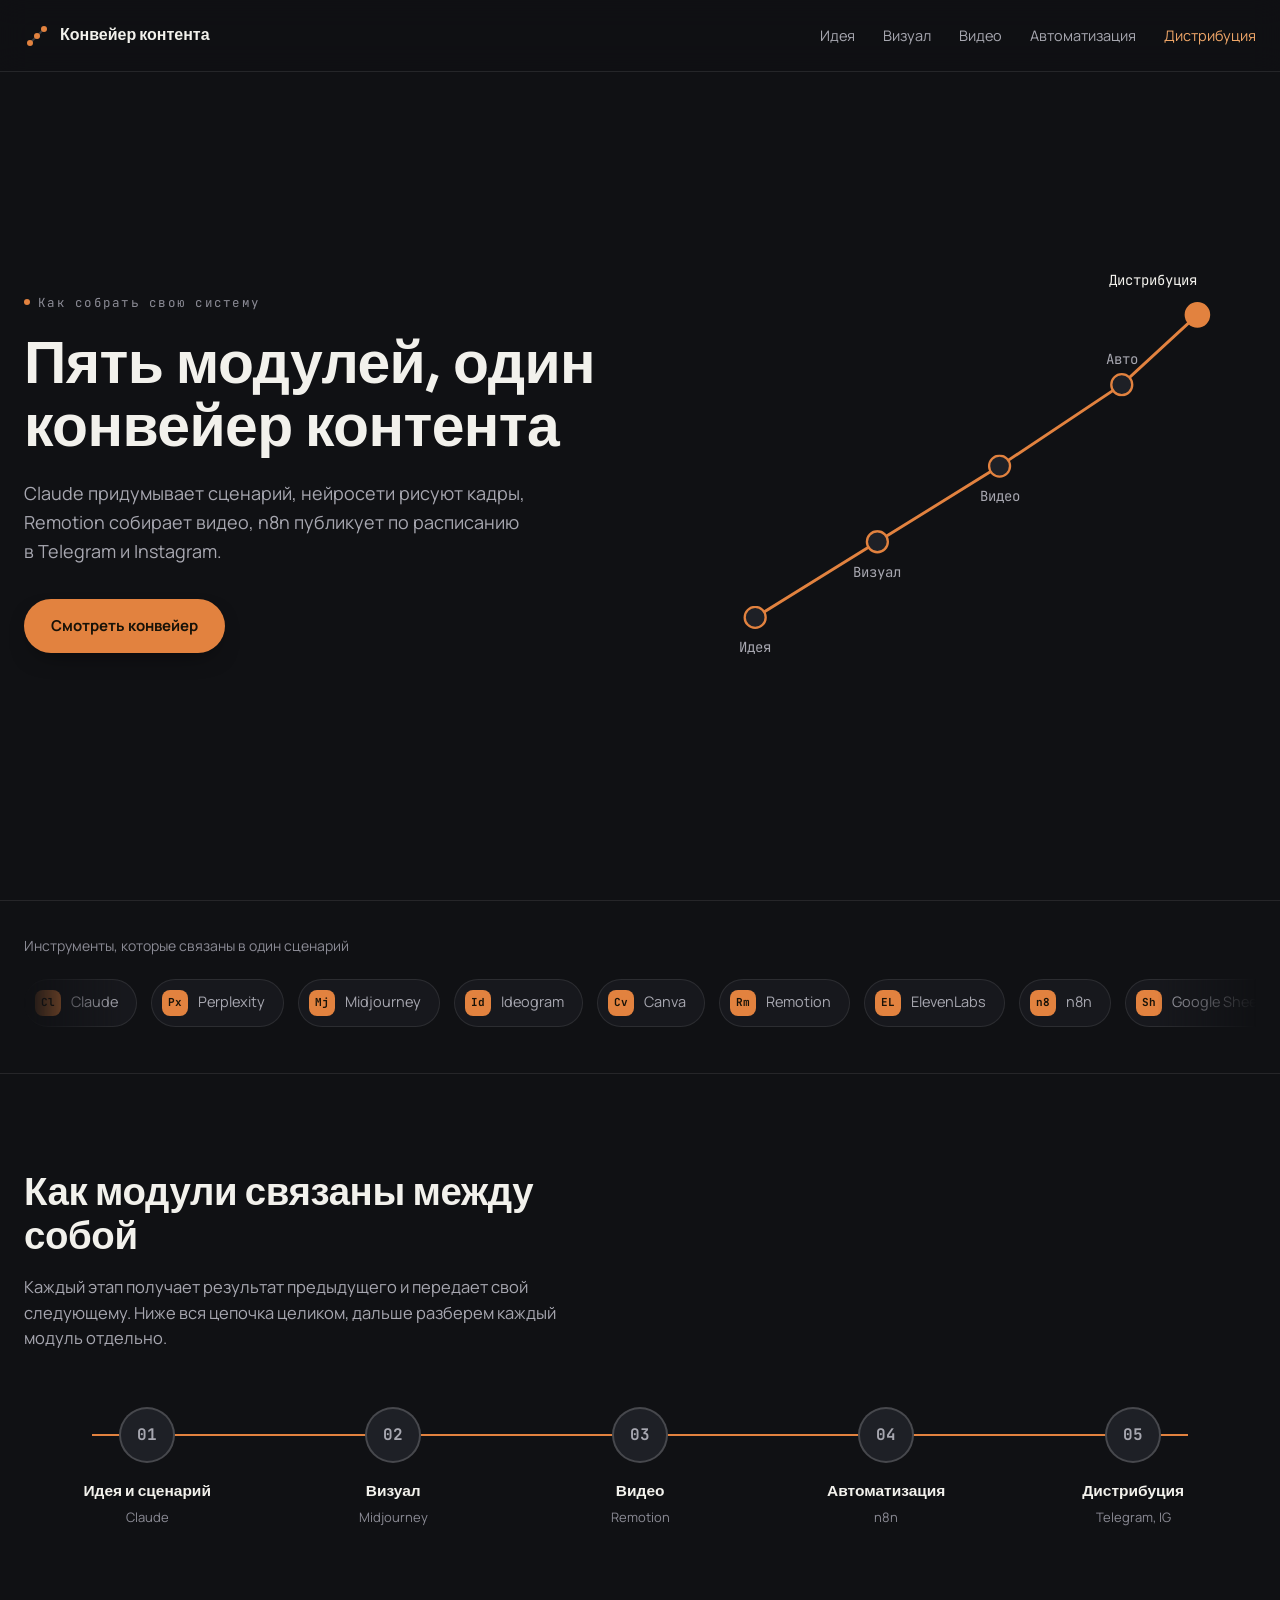
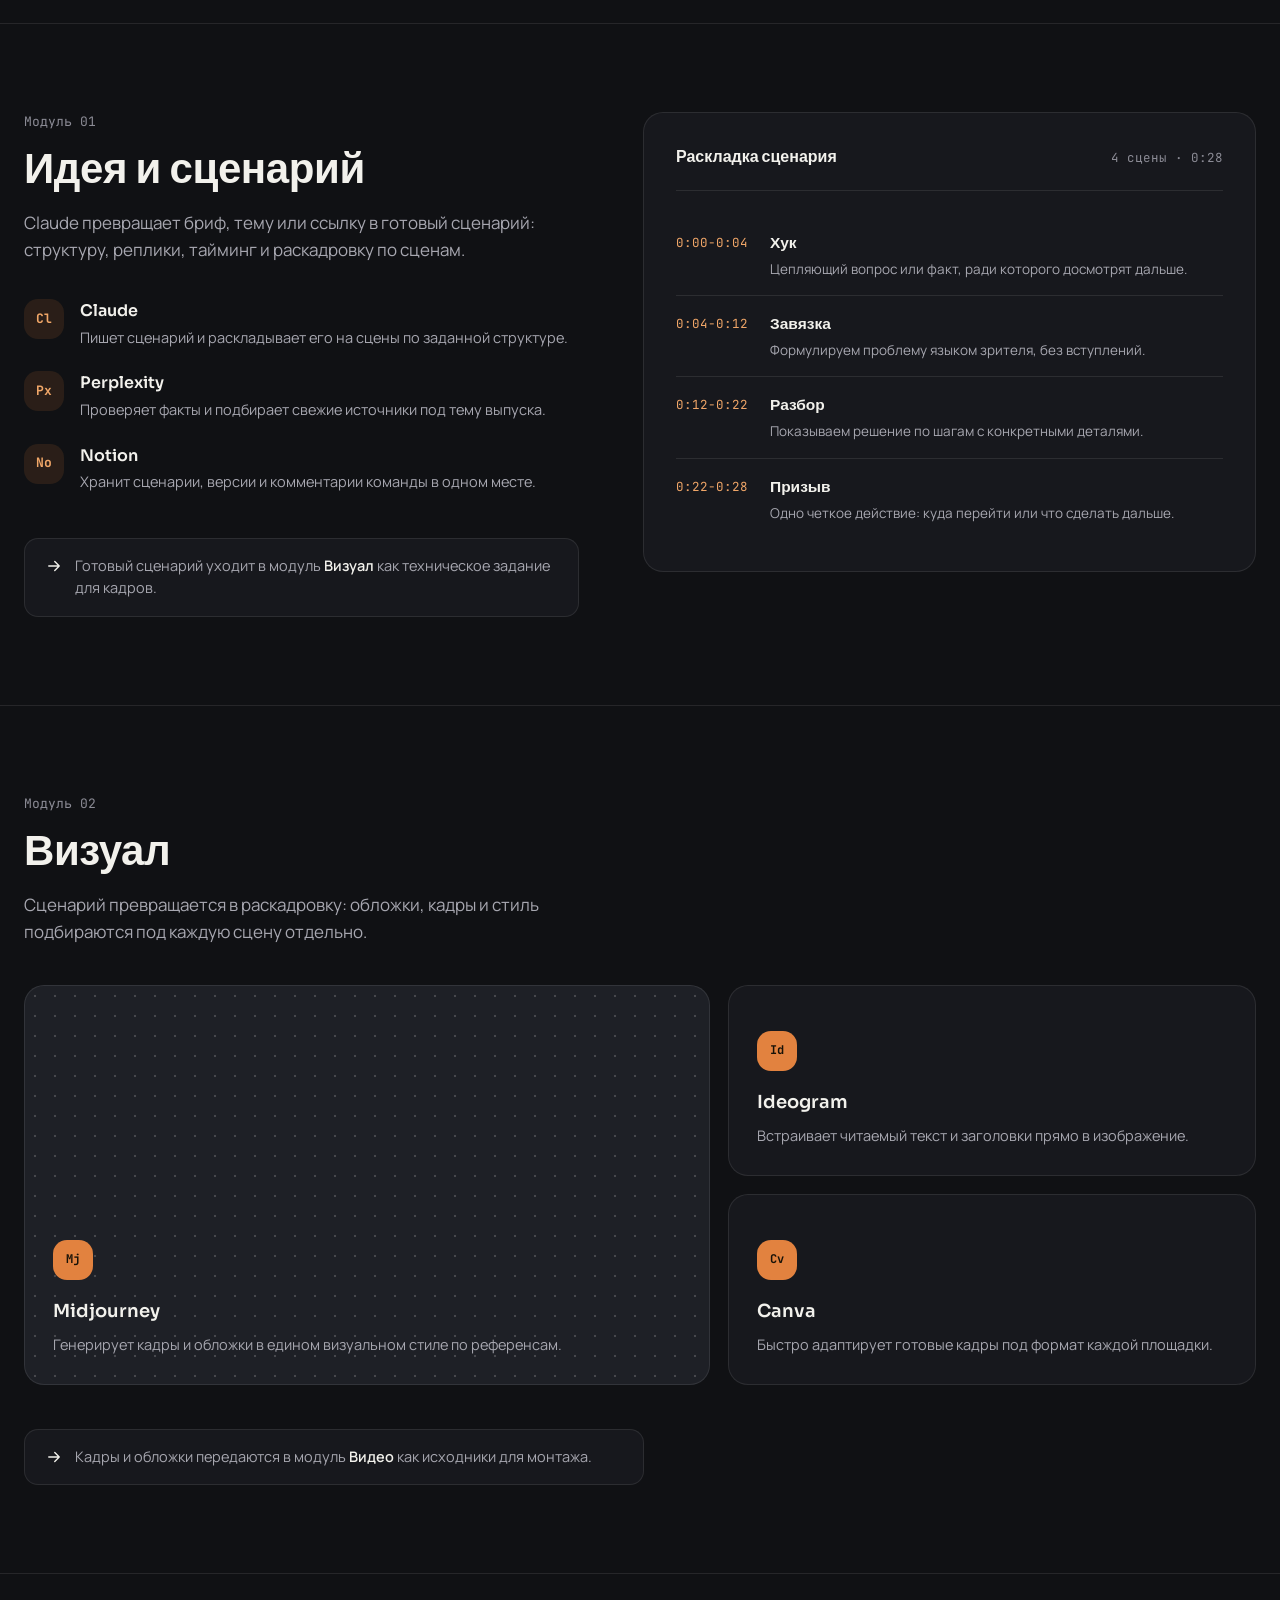
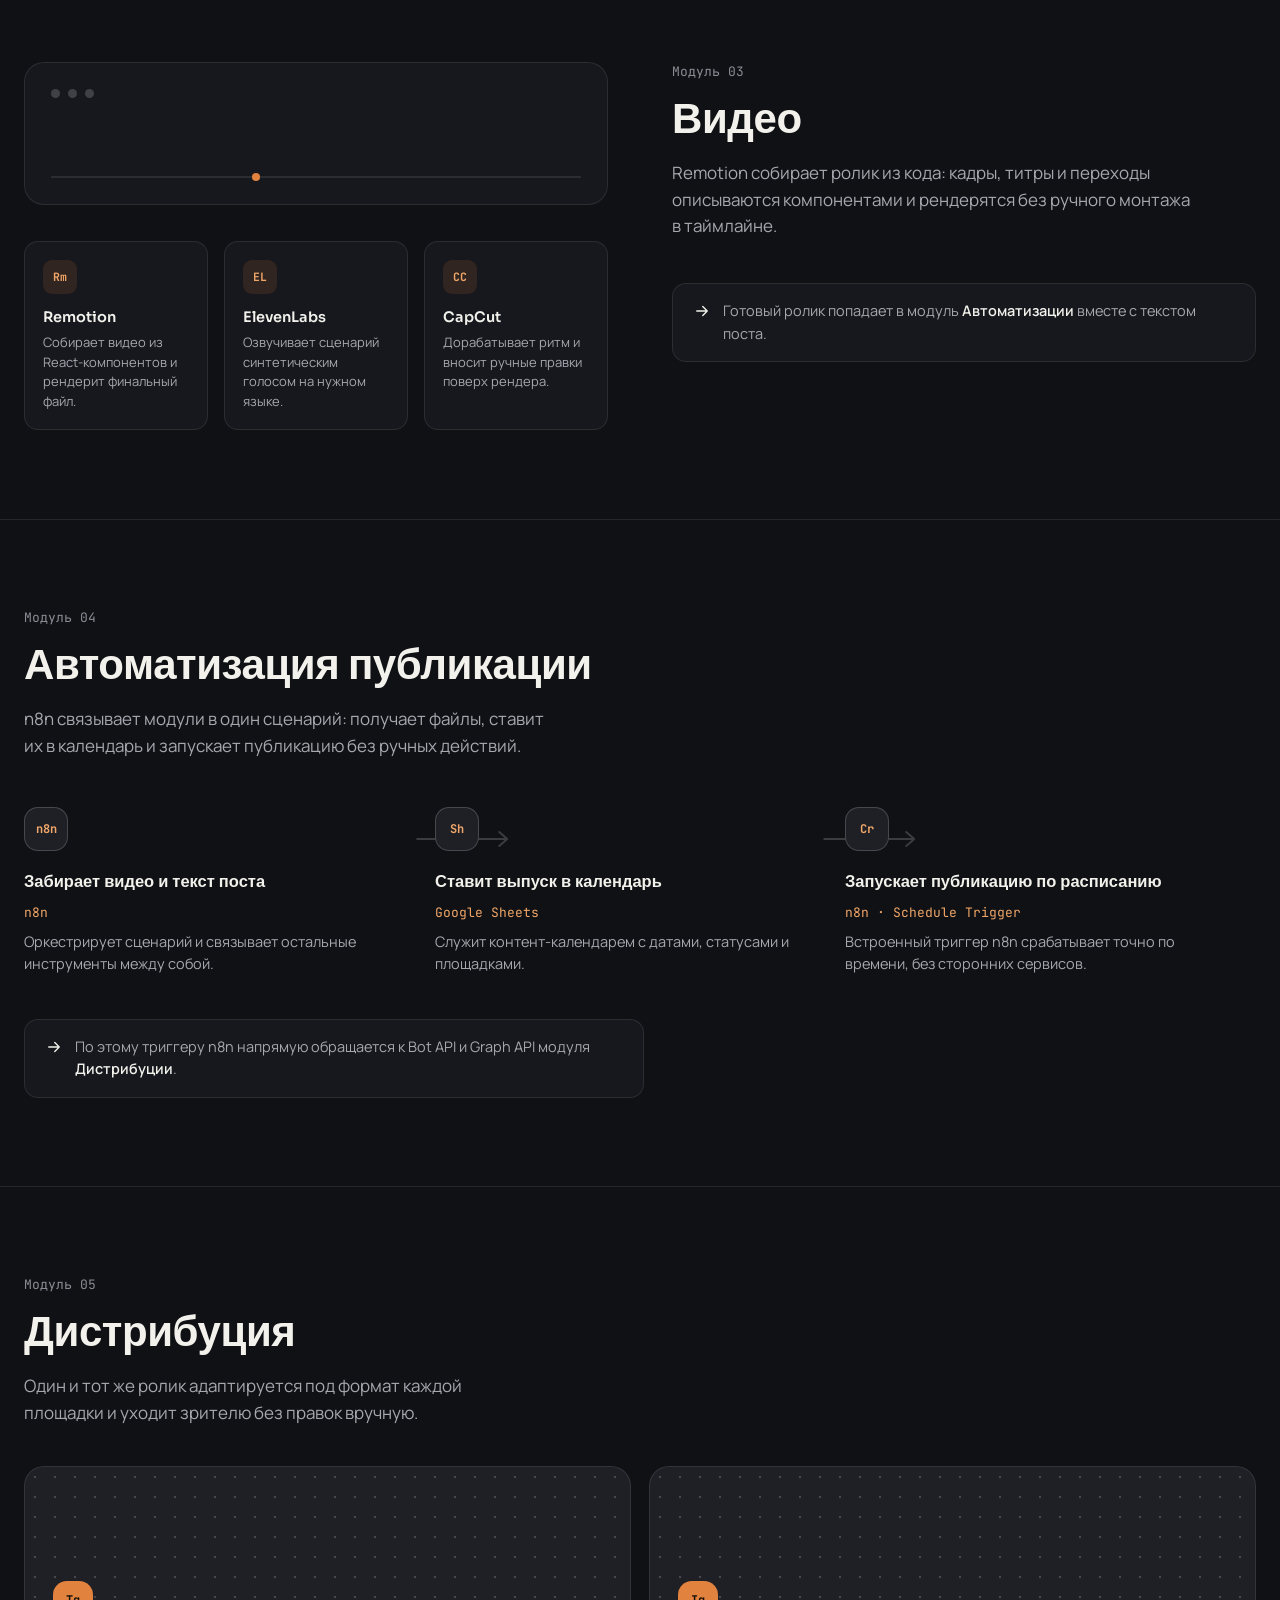
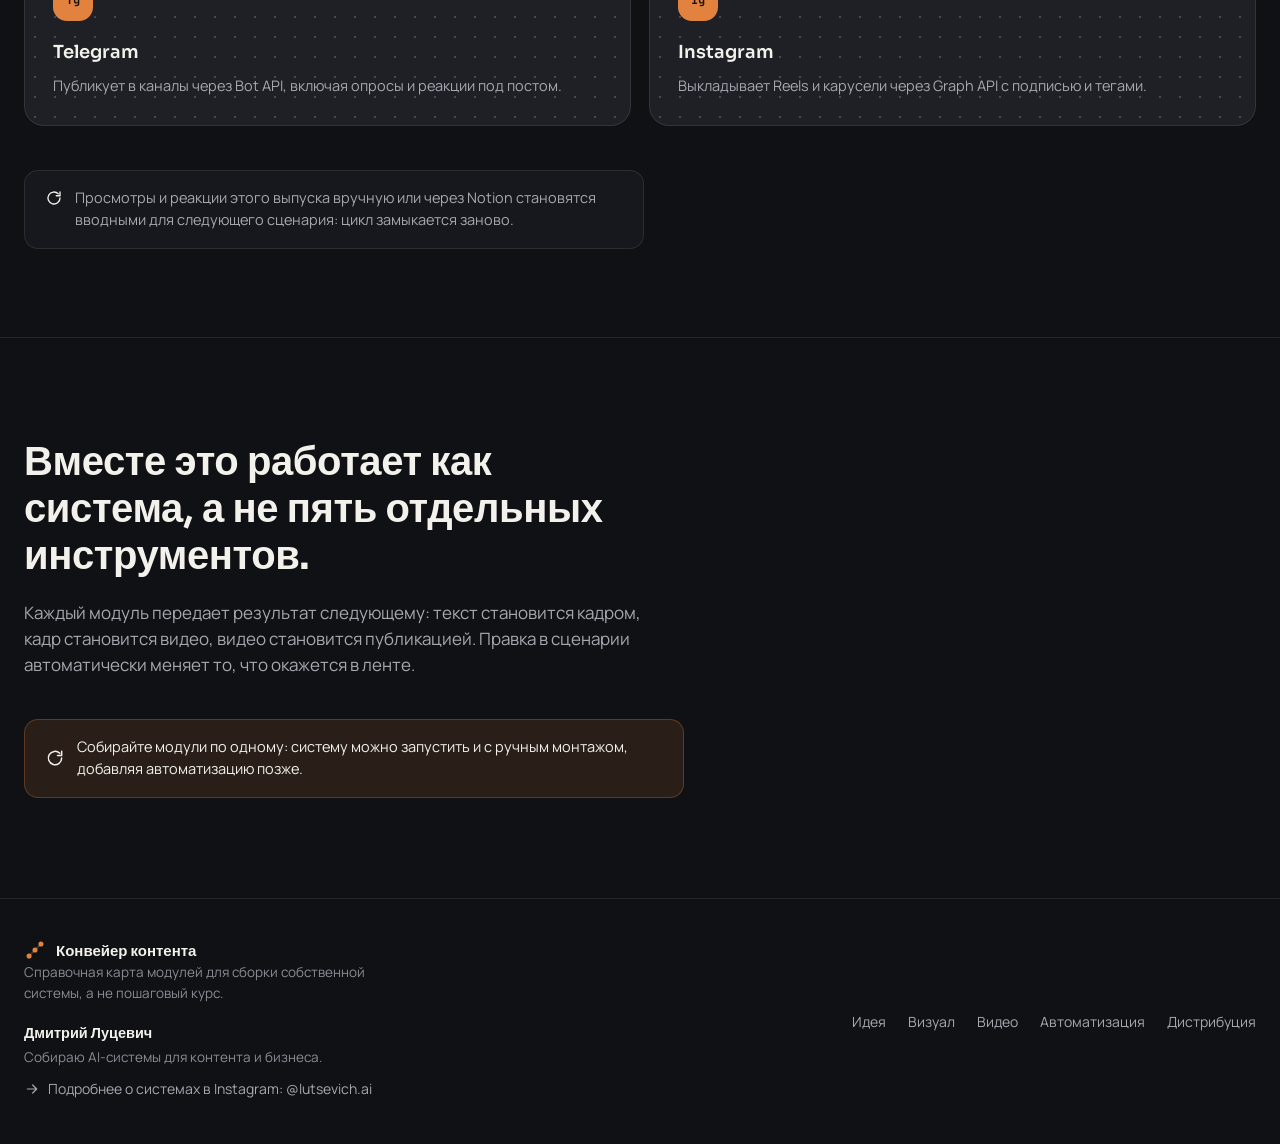
<file: content-system-hub/index.html>
<!doctype html>
<html lang="ru">
<head>
<meta charset="UTF-8">
<meta name="viewport" content="width=device-width, initial-scale=1">
<title>Конвейер контента на AI: пять модулей одной системы</title>
<meta name="description" content="Как собрать личную систему генерации контента: сценарий через Claude, визуал, видео на Remotion, автоматизация в n8n и дистрибуция в Telegram и Instagram.">
<link rel="preconnect" href="https://fonts.googleapis.com">
<link rel="preconnect" href="https://fonts.gstatic.com" crossorigin>
<link href="https://fonts.googleapis.com/css2?family=Sora:wght@500;600;700&family=Manrope:wght@400;500;600;700;800&family=JetBrains+Mono:wght@500;700&display=swap" rel="stylesheet">
<link rel="stylesheet" href="assets/css/style.css">
<script>document.documentElement.classList.add('js');</script>
</head>
<body>

<nav class="nav">
  <div class="wrap nav__row">
    <a href="#top" class="brand">
      <svg class="brand__mark" viewBox="0 0 26 26" fill="none" aria-hidden="true">
        <line x1="6" y1="20" x2="20" y2="6" stroke="var(--c-border-strong)" stroke-width="2"/>
        <circle cx="6" cy="20" r="3" fill="var(--c-accent)"/>
        <circle cx="13" cy="13" r="3" fill="var(--c-accent)"/>
        <circle cx="20" cy="6" r="3" fill="var(--c-accent)"/>
      </svg>
      Конвейер контента
    </a>
    <ul class="nav__links">
      <li><a href="#idea">Идея</a></li>
      <li><a href="#visual">Визуал</a></li>
      <li><a href="#video">Видео</a></li>
      <li><a href="#automation">Автоматизация</a></li>
      <li><a href="#distribution">Дистрибуция</a></li>
    </ul>
    <button class="nav__toggle" aria-label="Открыть меню" aria-expanded="false">
      <svg viewBox="0 0 24 24" fill="none" aria-hidden="true">
        <path d="M4 6h16M4 12h16M4 18h16" stroke="currentColor" stroke-width="1.8" stroke-linecap="round"/>
      </svg>
    </button>
  </div>
</nav>

<header class="hero" id="top">
  <div class="wrap hero__grid">
    <div class="hero__text">
      <span class="hero__kicker"><span class="dot"></span>Как собрать свою систему</span>
      <h1>Пять модулей, один конвейер контента</h1>
      <p class="lede">Claude придумывает сценарий, нейросети рисуют кадры, Remotion собирает видео, n8n публикует по расписанию в Telegram и Instagram.</p>
      <div class="hero__actions">
        <a href="#pipeline" class="btn btn--primary">Смотреть конвейер</a>
      </div>
    </div>
    <div class="hero__art">
      <svg viewBox="0 0 480 380" fill="none" aria-hidden="true">
        <path class="flow-line" d="M50,320 L155,255 L260,190 L365,120 L430,60" stroke="var(--c-accent)" stroke-width="2.5" fill="none" stroke-linecap="round"/>
        <g class="flow-node" style="animation-delay:.35s">
          <circle cx="50" cy="320" r="9" fill="var(--c-bg-elev-2)" stroke="var(--c-accent)" stroke-width="2"/>
          <text x="50" y="350" text-anchor="middle" font-family="var(--font-mono)" font-size="12" fill="var(--c-text-muted)">Идея</text>
        </g>
        <g class="flow-node" style="animation-delay:.6s">
          <circle cx="155" cy="255" r="9" fill="var(--c-bg-elev-2)" stroke="var(--c-accent)" stroke-width="2"/>
          <text x="155" y="285" text-anchor="middle" font-family="var(--font-mono)" font-size="12" fill="var(--c-text-muted)">Визуал</text>
        </g>
        <g class="flow-node" style="animation-delay:.85s">
          <circle cx="260" cy="190" r="9" fill="var(--c-bg-elev-2)" stroke="var(--c-accent)" stroke-width="2"/>
          <text x="260" y="220" text-anchor="middle" font-family="var(--font-mono)" font-size="12" fill="var(--c-text-muted)">Видео</text>
        </g>
        <g class="flow-node" style="animation-delay:1.1s">
          <circle cx="365" cy="120" r="9" fill="var(--c-bg-elev-2)" stroke="var(--c-accent)" stroke-width="2"/>
          <text x="365" y="102" text-anchor="middle" font-family="var(--font-mono)" font-size="12" fill="var(--c-text-muted)">Авто</text>
        </g>
        <g class="flow-node" style="animation-delay:1.35s">
          <circle cx="430" cy="60" r="10" fill="var(--c-accent)" stroke="var(--c-accent)" stroke-width="2"/>
          <text x="392" y="34" text-anchor="middle" font-family="var(--font-mono)" font-size="12" fill="var(--c-text)">Дистрибуция</text>
        </g>
      </svg>
    </div>
  </div>
</header>

<section class="stack-strip">
  <div class="wrap">
    <p class="stack-strip__label">Инструменты, которые связаны в один сценарий</p>
    <div class="marquee">
      <div class="marquee__track">
        <span class="tool-chip"><span class="tool-chip__mark">Cl</span>Claude</span>
        <span class="tool-chip"><span class="tool-chip__mark">Px</span>Perplexity</span>
        <span class="tool-chip"><span class="tool-chip__mark">Mj</span>Midjourney</span>
        <span class="tool-chip"><span class="tool-chip__mark">Id</span>Ideogram</span>
        <span class="tool-chip"><span class="tool-chip__mark">Cv</span>Canva</span>
        <span class="tool-chip"><span class="tool-chip__mark">Rm</span>Remotion</span>
        <span class="tool-chip"><span class="tool-chip__mark">EL</span>ElevenLabs</span>
        <span class="tool-chip"><span class="tool-chip__mark">n8</span>n8n</span>
        <span class="tool-chip"><span class="tool-chip__mark">Sh</span>Google Sheets</span>
        <span class="tool-chip"><span class="tool-chip__mark">Tg</span>Telegram</span>
        <span class="tool-chip"><span class="tool-chip__mark">Ig</span>Instagram</span>
        <!-- duplicated for seamless marquee loop -->
        <span class="tool-chip" aria-hidden="true"><span class="tool-chip__mark">Cl</span>Claude</span>
        <span class="tool-chip" aria-hidden="true"><span class="tool-chip__mark">Px</span>Perplexity</span>
        <span class="tool-chip" aria-hidden="true"><span class="tool-chip__mark">Mj</span>Midjourney</span>
        <span class="tool-chip" aria-hidden="true"><span class="tool-chip__mark">Id</span>Ideogram</span>
        <span class="tool-chip" aria-hidden="true"><span class="tool-chip__mark">Cv</span>Canva</span>
        <span class="tool-chip" aria-hidden="true"><span class="tool-chip__mark">Rm</span>Remotion</span>
        <span class="tool-chip" aria-hidden="true"><span class="tool-chip__mark">EL</span>ElevenLabs</span>
        <span class="tool-chip" aria-hidden="true"><span class="tool-chip__mark">n8</span>n8n</span>
        <span class="tool-chip" aria-hidden="true"><span class="tool-chip__mark">Sh</span>Google Sheets</span>
        <span class="tool-chip" aria-hidden="true"><span class="tool-chip__mark">Tg</span>Telegram</span>
        <span class="tool-chip" aria-hidden="true"><span class="tool-chip__mark">Ig</span>Instagram</span>
      </div>
    </div>
  </div>
</section>

<section class="pipeline-map" id="pipeline">
  <div class="wrap">
    <div class="pipeline-map__head">
      <h2>Как модули связаны между собой</h2>
      <p>Каждый этап получает результат предыдущего и передает свой следующему. Ниже вся цепочка целиком, дальше разберем каждый модуль отдельно.</p>
    </div>
    <div class="pipeline-nodes" data-reveal-group>
      <div class="pipeline-nodes__line">
        <div class="pipeline-nodes__line-fill"></div>
      </div>
      <a href="#idea" class="pipeline-node reveal">
        <span class="pipeline-node__dot">01</span>
        <span class="pipeline-node__title">Идея и сценарий</span>
        <span class="pipeline-node__sub">Claude</span>
      </a>
      <a href="#visual" class="pipeline-node reveal">
        <span class="pipeline-node__dot">02</span>
        <span class="pipeline-node__title">Визуал</span>
        <span class="pipeline-node__sub">Midjourney</span>
      </a>
      <a href="#video" class="pipeline-node reveal">
        <span class="pipeline-node__dot">03</span>
        <span class="pipeline-node__title">Видео</span>
        <span class="pipeline-node__sub">Remotion</span>
      </a>
      <a href="#automation" class="pipeline-node reveal">
        <span class="pipeline-node__dot">04</span>
        <span class="pipeline-node__title">Автоматизация</span>
        <span class="pipeline-node__sub">n8n</span>
      </a>
      <a href="#distribution" class="pipeline-node reveal">
        <span class="pipeline-node__dot">05</span>
        <span class="pipeline-node__title">Дистрибуция</span>
        <span class="pipeline-node__sub">Telegram, IG</span>
      </a>
    </div>
  </div>
</section>

<!-- MODULE 1: IDEA -->
<section class="module" id="idea">
  <div class="wrap module--split" data-reveal-group>
    <div class="module__text reveal">
      <p class="module__index">Модуль 01</p>
      <h2>Идея и сценарий</h2>
      <p class="lede">Claude превращает бриф, тему или ссылку в готовый сценарий: структуру, реплики, тайминг и раскадровку по сценам.</p>
      <div class="tool-list">
        <div class="tool-list__item">
          <span class="tool-list__mark">Cl</span>
          <div>
            <p class="tool-list__name">Claude</p>
            <p class="tool-list__desc">Пишет сценарий и раскладывает его на сцены по заданной структуре.</p>
          </div>
        </div>
        <div class="tool-list__item">
          <span class="tool-list__mark">Px</span>
          <div>
            <p class="tool-list__name">Perplexity</p>
            <p class="tool-list__desc">Проверяет факты и подбирает свежие источники под тему выпуска.</p>
          </div>
        </div>
        <div class="tool-list__item">
          <span class="tool-list__mark">No</span>
          <div>
            <p class="tool-list__name">Notion</p>
            <p class="tool-list__desc">Хранит сценарии, версии и комментарии команды в одном месте.</p>
          </div>
        </div>
      </div>
      <div class="module__connector">
        <svg viewBox="0 0 24 24" fill="none" aria-hidden="true"><path d="M5 12h14M13 6l6 6-6 6" stroke="currentColor" stroke-width="1.8" stroke-linecap="round" stroke-linejoin="round"/></svg>
        <p>Готовый сценарий уходит в модуль <strong>Визуал</strong> как техническое задание для кадров.</p>
      </div>
    </div>
    <div class="module__visual reveal">
      <div class="visual-card">
        <div class="script-card__head">
          <span>Раскладка сценария</span>
          <span class="script-card__count">4 сцены · 0:28</span>
        </div>
        <div class="script-beat">
          <span class="script-beat__time">0:00-0:04</span>
          <div>
            <p class="script-beat__name">Хук</p>
            <p class="script-beat__note">Цепляющий вопрос или факт, ради которого досмотрят дальше.</p>
          </div>
        </div>
        <div class="script-beat">
          <span class="script-beat__time">0:04-0:12</span>
          <div>
            <p class="script-beat__name">Завязка</p>
            <p class="script-beat__note">Формулируем проблему языком зрителя, без вступлений.</p>
          </div>
        </div>
        <div class="script-beat">
          <span class="script-beat__time">0:12-0:22</span>
          <div>
            <p class="script-beat__name">Разбор</p>
            <p class="script-beat__note">Показываем решение по шагам с конкретными деталями.</p>
          </div>
        </div>
        <div class="script-beat">
          <span class="script-beat__time">0:22-0:28</span>
          <div>
            <p class="script-beat__name">Призыв</p>
            <p class="script-beat__note">Одно четкое действие: куда перейти или что сделать дальше.</p>
          </div>
        </div>
      </div>
    </div>
  </div>
</section>

<!-- MODULE 2: VISUAL -->
<section class="module" id="visual">
  <div class="wrap" data-reveal-group>
    <div class="reveal">
      <p class="module__index">Модуль 02</p>
      <h2>Визуал</h2>
      <p class="lede">Сценарий превращается в раскадровку: обложки, кадры и стиль подбираются под каждую сцену отдельно.</p>
    </div>
    <div class="bento-3">
      <div class="bento-card bento-card--feature reveal">
        <span class="bento-card__mark">Mj</span>
        <p class="bento-card__name">Midjourney</p>
        <p class="bento-card__desc">Генерирует кадры и обложки в едином визуальном стиле по референсам.</p>
      </div>
      <div class="bento-card bento-card--flat reveal">
        <span class="bento-card__mark">Id</span>
        <p class="bento-card__name">Ideogram</p>
        <p class="bento-card__desc">Встраивает читаемый текст и заголовки прямо в изображение.</p>
      </div>
      <div class="bento-card bento-card--flat reveal">
        <span class="bento-card__mark">Cv</span>
        <p class="bento-card__name">Canva</p>
        <p class="bento-card__desc">Быстро адаптирует готовые кадры под формат каждой площадки.</p>
      </div>
    </div>
    <div class="module__connector reveal">
      <svg viewBox="0 0 24 24" fill="none" aria-hidden="true"><path d="M5 12h14M13 6l6 6-6 6" stroke="currentColor" stroke-width="1.8" stroke-linecap="round" stroke-linejoin="round"/></svg>
      <p>Кадры и обложки передаются в модуль <strong>Видео</strong> как исходники для монтажа.</p>
    </div>
  </div>
</section>

<!-- MODULE 3: VIDEO -->
<section class="module" id="video">
  <div class="wrap module--split-rev" data-reveal-group>
    <div class="module__visual reveal">
      <div class="timeline-mock">
        <div class="timeline-mock__bar"><span></span><span></span><span></span></div>
        <div class="timeline-mock__track">
          <div class="timeline-mock__clip"></div>
          <div class="timeline-mock__clip timeline-mock__clip--active"></div>
          <div class="timeline-mock__clip timeline-mock__clip--active"></div>
          <div class="timeline-mock__clip"></div>
          <div class="timeline-mock__clip timeline-mock__clip--active"></div>
          <div class="timeline-mock__clip"></div>
          <div class="timeline-mock__clip"></div>
          <div class="timeline-mock__clip timeline-mock__clip--active"></div>
          <div class="timeline-mock__clip"></div>
          <div class="timeline-mock__clip"></div>
        </div>
        <div class="timeline-mock__ruler"><i style="left:38%"></i></div>
      </div>
      <div class="icon-strip">
        <div class="icon-strip__item">
          <span class="icon-strip__mark">Rm</span>
          <p class="icon-strip__name">Remotion</p>
          <p class="icon-strip__desc">Собирает видео из React-компонентов и рендерит финальный файл.</p>
        </div>
        <div class="icon-strip__item">
          <span class="icon-strip__mark">EL</span>
          <p class="icon-strip__name">ElevenLabs</p>
          <p class="icon-strip__desc">Озвучивает сценарий синтетическим голосом на нужном языке.</p>
        </div>
        <div class="icon-strip__item">
          <span class="icon-strip__mark">CC</span>
          <p class="icon-strip__name">CapCut</p>
          <p class="icon-strip__desc">Дорабатывает ритм и вносит ручные правки поверх рендера.</p>
        </div>
      </div>
    </div>
    <div class="module__text reveal">
      <p class="module__index">Модуль 03</p>
      <h2>Видео</h2>
      <p class="lede">Remotion собирает ролик из кода: кадры, титры и переходы описываются компонентами и рендерятся без ручного монтажа в таймлайне.</p>
      <div class="module__connector">
        <svg viewBox="0 0 24 24" fill="none" aria-hidden="true"><path d="M5 12h14M13 6l6 6-6 6" stroke="currentColor" stroke-width="1.8" stroke-linecap="round" stroke-linejoin="round"/></svg>
        <p>Готовый ролик попадает в модуль <strong>Автоматизации</strong> вместе с текстом поста.</p>
      </div>
    </div>
  </div>
</section>

<!-- MODULE 4: AUTOMATION -->
<section class="module" id="automation">
  <div class="wrap" data-reveal-group>
    <div class="reveal">
      <p class="module__index">Модуль 04</p>
      <h2>Автоматизация публикации</h2>
      <p class="lede">n8n связывает модули в один сценарий: получает файлы, ставит их в календарь и запускает публикацию без ручных действий.</p>
    </div>
    <div class="workflow">
      <div class="workflow__arrow" style="left:29%;width:14%"><svg viewBox="0 0 100 20" fill="none"><path d="M0 10h90M82 3l8 7-8 7" stroke="currentColor" stroke-width="2" fill="none" stroke-linecap="round" stroke-linejoin="round"/></svg></div>
      <div class="workflow__arrow" style="left:62%;width:14%"><svg viewBox="0 0 100 20" fill="none"><path d="M0 10h90M82 3l8 7-8 7" stroke="currentColor" stroke-width="2" fill="none" stroke-linecap="round" stroke-linejoin="round"/></svg></div>
      <div class="workflow-step reveal">
        <span class="workflow-step__mark">n8n</span>
        <p class="workflow-step__action">Забирает видео и текст поста</p>
        <p class="workflow-step__tool">n8n</p>
        <p class="workflow-step__desc">Оркестрирует сценарий и связывает остальные инструменты между собой.</p>
      </div>
      <div class="workflow-step reveal">
        <span class="workflow-step__mark">Sh</span>
        <p class="workflow-step__action">Ставит выпуск в календарь</p>
        <p class="workflow-step__tool">Google Sheets</p>
        <p class="workflow-step__desc">Служит контент-календарем с датами, статусами и площадками.</p>
      </div>
      <div class="workflow-step reveal">
        <span class="workflow-step__mark">Cr</span>
        <p class="workflow-step__action">Запускает публикацию по расписанию</p>
        <p class="workflow-step__tool">n8n · Schedule Trigger</p>
        <p class="workflow-step__desc">Встроенный триггер n8n срабатывает точно по времени, без сторонних сервисов.</p>
      </div>
    </div>
    <div class="module__connector reveal">
      <svg viewBox="0 0 24 24" fill="none" aria-hidden="true"><path d="M5 12h14M13 6l6 6-6 6" stroke="currentColor" stroke-width="1.8" stroke-linecap="round" stroke-linejoin="round"/></svg>
      <p>По этому триггеру n8n напрямую обращается к Bot API и Graph API модуля <strong>Дистрибуции</strong>.</p>
    </div>
  </div>
</section>

<!-- MODULE 5: DISTRIBUTION -->
<section class="module" id="distribution">
  <div class="wrap" data-reveal-group>
    <div class="reveal">
      <p class="module__index">Модуль 05</p>
      <h2>Дистрибуция</h2>
      <p class="lede">Один и тот же ролик адаптируется под формат каждой площадки и уходит зрителю без правок вручную.</p>
    </div>
    <div class="bento-2">
      <div class="bento-card bento-card--telegram reveal">
        <span class="bento-card__mark">Tg</span>
        <p class="bento-card__name">Telegram</p>
        <p class="bento-card__desc">Публикует в каналы через Bot API, включая опросы и реакции под постом.</p>
      </div>
      <div class="bento-card bento-card--instagram reveal">
        <span class="bento-card__mark">Ig</span>
        <p class="bento-card__name">Instagram</p>
        <p class="bento-card__desc">Выкладывает Reels и карусели через Graph API с подписью и тегами.</p>
      </div>
    </div>
    <div class="module__connector reveal">
      <svg viewBox="0 0 24 24" fill="none" aria-hidden="true"><path d="M20 12a8 8 0 1 1-2.343-5.657M20 4v5h-5" stroke="currentColor" stroke-width="1.8" stroke-linecap="round" stroke-linejoin="round"/></svg>
      <p>Просмотры и реакции этого выпуска вручную или через Notion становятся вводными для следующего сценария: цикл замыкается заново.</p>
    </div>
  </div>
</section>

<section class="closing">
  <div class="wrap" data-reveal-group>
    <div class="closing__head reveal">
      <h2>Вместе это работает как система, а не пять отдельных инструментов.</h2>
      <p>Каждый модуль передает результат следующему: текст становится кадром, кадр становится видео, видео становится публикацией. Правка в сценарии автоматически меняет то, что окажется в ленте.</p>
    </div>
    <div class="closing__loop reveal">
      <svg viewBox="0 0 24 24" fill="none" aria-hidden="true"><path d="M20 12a8 8 0 1 1-2.343-5.657M20 4v5h-5" stroke="currentColor" stroke-width="1.8" stroke-linecap="round" stroke-linejoin="round"/></svg>
      <p>Собирайте модули по одному: систему можно запустить и с ручным монтажом, добавляя автоматизацию позже.</p>
    </div>
  </div>
</section>

<footer class="footer">
  <div class="wrap footer__row">
    <div>
      <div class="footer__brand">
        <svg viewBox="0 0 26 26" fill="none" aria-hidden="true">
          <line x1="6" y1="20" x2="20" y2="6" stroke="var(--c-border-strong)" stroke-width="2"/>
          <circle cx="6" cy="20" r="3" fill="var(--c-accent)"/>
          <circle cx="13" cy="13" r="3" fill="var(--c-accent)"/>
          <circle cx="20" cy="6" r="3" fill="var(--c-accent)"/>
        </svg>
        Конвейер контента
      </div>
      <p class="footer__note">Справочная карта модулей для сборки собственной системы, а не пошаговый курс.</p>
      <p class="footer__author-name">Дмитрий Луцевич</p>
      <p class="footer__author-role">Собираю AI-системы для контента и бизнеса.</p>
      <a class="footer__author-link" href="https://instagram.com/lutsevich.ai" target="_blank" rel="noopener">
        <svg viewBox="0 0 24 24" fill="none" aria-hidden="true"><path d="M5 12h14M13 6l6 6-6 6" stroke="currentColor" stroke-width="1.8" stroke-linecap="round" stroke-linejoin="round"/></svg>
        Подробнее о системах в Instagram: @lutsevich.ai
      </a>
    </div>
    <ul class="footer__links">
      <li><a href="#idea">Идея</a></li>
      <li><a href="#visual">Визуал</a></li>
      <li><a href="#video">Видео</a></li>
      <li><a href="#automation">Автоматизация</a></li>
      <li><a href="#distribution">Дистрибуция</a></li>
    </ul>
  </div>
</footer>

<script src="assets/js/main.js"></script>
</body>
</html>
</file>
<file: content-system-hub/assets/css/style.css>
/* ==========================================================================
   Design tokens
   Dial reading: DESIGN_VARIANCE 8 / MOTION_INTENSITY 6 / VISUAL_DENSITY 4
   Palette family: ink black + electric amber ("black and tan", no beige/brass)
   Radius rule: buttons & badges = pill, cards/tiles = 20px, small icon tiles = 14px
   ========================================================================== */

:root {
  /* color */
  --c-bg: #101114;
  --c-bg-elev: #17181d;
  --c-bg-elev-2: #1e2026;
  --c-bg-elev-3: #262830;
  --c-border: rgba(255, 255, 255, 0.09);
  --c-border-strong: rgba(255, 255, 255, 0.18);
  --c-text: #f2f1ec;
  --c-text-muted: #a7a7b0;
  --c-text-faint: #8b8b95;
  --c-accent: #e2823f;
  --c-accent-light: #f0a668;
  --c-accent-dark: #b8642a;
  --c-accent-tint: rgba(226, 130, 63, 0.12);

  /* radius */
  --r-pill: 999px;
  --r-card: 20px;
  --r-tile: 14px;

  /* shadow, tinted to the ink hue */
  --shadow-sm: 0 1px 2px rgba(0, 0, 0, 0.4);
  --shadow-md: 0 20px 48px -18px rgba(0, 0, 0, 0.7);
  --shadow-accent: 0 10px 24px -12px rgba(0, 0, 0, 0.65);

  /* type */
  --font-display: "Sora", "Helvetica Neue", Arial, sans-serif;
  --font-body: "Manrope", "Helvetica Neue", Arial, sans-serif;
  --font-mono: "JetBrains Mono", "SFMono-Regular", Consolas, monospace;

  /* motion */
  --ease-out: cubic-bezier(0.23, 1, 0.32, 1);
  --ease-in-out: cubic-bezier(0.77, 0, 0.175, 1);

  /* layout */
  --container: 1280px;
  --nav-h: 72px;
}

* {
  box-sizing: border-box;
}

html {
  color-scheme: dark;
  scroll-behavior: smooth;
}

@media (prefers-reduced-motion: reduce) {
  html {
    scroll-behavior: auto;
  }
}

body {
  margin: 0;
  background: var(--c-bg);
  color: var(--c-text);
  font-family: var(--font-body);
  font-size: 16px;
  line-height: 1.55;
  -webkit-font-smoothing: antialiased;
}

img {
  max-width: 100%;
  display: block;
}

a {
  color: inherit;
}

.wrap {
  max-width: var(--container);
  margin: 0 auto;
  padding: 0 24px;
}

@media (max-width: 640px) {
  .wrap {
    padding: 0 20px;
  }
}

h1, h2, h3 {
  font-family: var(--font-display);
  font-weight: 600;
  margin: 0;
  letter-spacing: -0.01em;
}

p {
  margin: 0;
}

.eyebrow {
  font-family: var(--font-mono);
  font-size: 12.5px;
  text-transform: uppercase;
  letter-spacing: 0.14em;
  color: var(--c-accent-light);
  margin: 0 0 14px;
}

/* ==========================================================================
   Reveal-on-scroll (shared)
   Purpose: sequencing / storytelling - reinforces "this is a pipeline of steps"
   transform + opacity only, ease-out, staggered via transition-delay
   ========================================================================== */

/* .reveal starts fully visible: content must not depend on JavaScript to
   exist. The hidden pre-animation state is opt-in, added only once main.js
   confirms it's running (see the `.js` class on <html>), so no-JS, crawlers
   and print always get the complete page. */
.reveal {
  transition: opacity 0.6s var(--ease-out), transform 0.6s var(--ease-out);
  will-change: transform, opacity;
}

html.js .reveal {
  opacity: 0;
  transform: translateY(22px);
}

html.js .reveal.is-visible {
  opacity: 1;
  transform: translateY(0);
}

@media (prefers-reduced-motion: reduce) {
  html.js .reveal {
    opacity: 0;
    transform: none;
    transition: opacity 0.4s ease;
  }
  html.js .reveal.is-visible {
    opacity: 1;
  }
}

/* ==========================================================================
   Navigation - single line, height capped, hamburger under 1024px
   ========================================================================== */

.nav {
  position: sticky;
  top: 0;
  z-index: 40;
  height: var(--nav-h);
  display: flex;
  align-items: center;
  border-bottom: 1px solid var(--c-border);
}

/* Blur lives on a pseudo-element, not on .nav itself: backdrop-filter on an
   ancestor creates a new containing block for fixed descendants, which
   would trap the mobile .nav__links panel inside .nav's own 72px height
   instead of the viewport. */
.nav::before {
  content: "";
  position: absolute;
  inset: 0;
  z-index: -1;
  background: rgba(16, 17, 20, 0.82);
  backdrop-filter: blur(14px) saturate(140%);
  -webkit-backdrop-filter: blur(14px) saturate(140%);
}

.nav__row {
  width: 100%;
  display: flex;
  align-items: center;
  justify-content: space-between;
  gap: 24px;
}

.brand {
  display: flex;
  align-items: center;
  gap: 10px;
  text-decoration: none;
  color: var(--c-text);
  font-family: var(--font-display);
  font-weight: 600;
  font-size: 16px;
  white-space: nowrap;
}

.brand__mark {
  width: 26px;
  height: 26px;
  flex-shrink: 0;
}

.nav__links {
  display: flex;
  align-items: center;
  gap: 28px;
  list-style: none;
  margin: 0;
  padding: 0;
}

.nav__links a {
  text-decoration: none;
  font-size: 14.5px;
  color: var(--c-text-muted);
  transition: color 0.18s ease;
}

.nav__links a:hover {
  color: var(--c-text);
}

.nav__links a.is-current {
  color: var(--c-accent-light);
}

.nav__toggle {
  display: none;
  width: 40px;
  height: 40px;
  border-radius: var(--r-tile);
  border: 1px solid var(--c-border);
  background: var(--c-bg-elev);
  align-items: center;
  justify-content: center;
  cursor: pointer;
}

.nav__toggle svg {
  width: 18px;
  height: 18px;
  stroke: var(--c-text);
}

@media (max-width: 860px) {
  .nav__links {
    position: fixed;
    inset: var(--nav-h) 0 0 0;
    flex-direction: column;
    align-items: flex-start;
    justify-content: flex-start;
    gap: 4px;
    padding: 18px 20px 28px;
    background: var(--c-bg);
    border-top: 1px solid var(--c-border);
    transform: translateY(-8px);
    opacity: 0;
    visibility: hidden;
    transition: opacity 0.22s var(--ease-out), transform 0.22s var(--ease-out), visibility 0.22s;
  }

  .nav__links a {
    display: block;
    width: 100%;
    padding: 14px 4px;
    font-size: 17px;
    border-bottom: 1px solid var(--c-border);
  }

  .nav.is-open .nav__links {
    transform: translateY(0);
    opacity: 1;
    visibility: visible;
  }

  .nav__toggle {
    display: inline-flex;
  }
}

/* ==========================================================================
   Buttons
   ========================================================================== */

.btn {
  display: inline-flex;
  align-items: center;
  gap: 8px;
  border-radius: var(--r-pill);
  padding: 14px 26px;
  font-family: var(--font-body);
  font-weight: 700;
  font-size: 15px;
  text-decoration: none;
  border: 1px solid transparent;
  cursor: pointer;
  white-space: nowrap;
  transition: transform 0.16s var(--ease-out), box-shadow 0.16s var(--ease-out), background 0.16s ease;
}

.btn--primary {
  background: var(--c-accent);
  color: #171208;
  box-shadow: var(--shadow-accent);
}

.btn--primary:hover {
  background: var(--c-accent-light);
}

.btn:active {
  transform: scale(0.98);
}

/* ==========================================================================
   Hero
   ========================================================================== */

.hero {
  padding: 56px 0 88px;
  min-height: calc(100dvh - var(--nav-h));
  display: flex;
  align-items: center;
}

.hero__grid {
  display: grid;
  grid-template-columns: 1.05fr 0.95fr;
  gap: 56px;
  align-items: center;
  width: 100%;
}

.hero__kicker {
  display: inline-flex;
  align-items: center;
  gap: 8px;
  font-family: var(--font-mono);
  font-size: 12.5px;
  letter-spacing: 0.1em;
  color: var(--c-text-faint);
  margin-bottom: 20px;
}

.hero__kicker .dot {
  width: 6px;
  height: 6px;
  border-radius: 50%;
  background: var(--c-accent);
}

.hero h1 {
  font-size: clamp(38px, 4.6vw, 62px);
  line-height: 1.06;
  max-width: 15ch;
}

.hero p.lede {
  margin-top: 22px;
  font-size: 18px;
  line-height: 1.6;
  color: var(--c-text-muted);
  max-width: 46ch;
}

.hero__actions {
  margin-top: 34px;
  display: flex;
  gap: 14px;
  flex-wrap: wrap;
}

.hero__art {
  position: relative;
}

.hero__art svg {
  width: 100%;
  height: auto;
}

.flow-line {
  stroke-dasharray: 900;
  stroke-dashoffset: 900;
  animation: draw-line 1.4s var(--ease-out) 0.2s forwards;
}

.flow-node {
  opacity: 0;
  transform-origin: center;
  animation: pop-node 0.5s var(--ease-out) forwards;
}

@keyframes draw-line {
  to { stroke-dashoffset: 0; }
}

@keyframes pop-node {
  from { opacity: 0; transform: scale(0.7); }
  to { opacity: 1; transform: scale(1); }
}

@media (prefers-reduced-motion: reduce) {
  .flow-line { animation: none; stroke-dashoffset: 0; }
  .flow-node { animation: none; opacity: 1; transform: scale(1); }
}

@media (max-width: 900px) {
  .hero {
    padding: 40px 0 64px;
  }
  .hero__grid {
    grid-template-columns: 1fr;
    gap: 40px;
  }
  .hero__art {
    order: 2;
  }
}

/* ==========================================================================
   Tool marquee (the one marquee on this page)
   Purpose: breadth of interchangeable tools across the whole pipeline
   ========================================================================== */

.stack-strip {
  padding: 34px 0 46px;
  border-top: 1px solid var(--c-border);
  border-bottom: 1px solid var(--c-border);
  overflow: hidden;
}

.stack-strip__label {
  font-size: 14px;
  color: var(--c-text-faint);
  margin-bottom: 22px;
}

.marquee {
  overflow: hidden;
  mask-image: linear-gradient(90deg, transparent, #000 8%, #000 92%, transparent);
  -webkit-mask-image: linear-gradient(90deg, transparent, #000 8%, #000 92%, transparent);
}

.marquee__track {
  display: flex;
  gap: 14px;
  width: max-content;
  animation: marquee-scroll 34s linear infinite;
}

.marquee:hover .marquee__track {
  animation-play-state: paused;
}

@keyframes marquee-scroll {
  from { transform: translateX(0); }
  to { transform: translateX(-50%); }
}

@media (prefers-reduced-motion: reduce) {
  .marquee__track {
    animation: none;
    flex-wrap: wrap;
    width: 100%;
  }
  .marquee__track .tool-chip:nth-child(n+12) {
    display: none;
  }
}

.tool-chip {
  display: flex;
  align-items: center;
  gap: 10px;
  padding: 10px 18px 10px 10px;
  border-radius: var(--r-pill);
  border: 1px solid var(--c-border);
  background: var(--c-bg-elev);
  flex-shrink: 0;
  font-size: 14.5px;
  color: var(--c-text-muted);
}

.tool-chip__mark {
  width: 26px;
  height: 26px;
  border-radius: 8px;
  display: flex;
  align-items: center;
  justify-content: center;
  font-family: var(--font-mono);
  font-weight: 700;
  font-size: 11px;
  color: #171208;
  background: var(--c-accent);
  flex-shrink: 0;
}

/* ==========================================================================
   Pipeline map
   ========================================================================== */

.pipeline-map {
  padding: 96px 0;
}

.pipeline-map__head {
  max-width: 56ch;
  margin-bottom: 56px;
}

.pipeline-map__head h2 {
  font-size: clamp(28px, 3vw, 40px);
  line-height: 1.15;
}

.pipeline-map__head p {
  margin-top: 16px;
  color: var(--c-text-muted);
  font-size: 16.5px;
}

.pipeline-nodes {
  display: grid;
  grid-template-columns: repeat(5, 1fr);
  gap: 0;
  position: relative;
}

.pipeline-nodes__line {
  position: absolute;
  top: 27px;
  left: 5.5%;
  right: 5.5%;
  height: 2px;
  background: var(--c-border-strong);
  z-index: 0;
}

.pipeline-nodes__line-fill {
  position: absolute;
  inset: 0;
  background: var(--c-accent);
  transform: scaleX(0);
  transform-origin: left center;
  transition: transform 1.4s var(--ease-out);
}

.pipeline-nodes__line-fill.is-visible {
  transform: scaleX(1);
}

.pipeline-node {
  position: relative;
  z-index: 1;
  display: flex;
  flex-direction: column;
  align-items: center;
  text-align: center;
  text-decoration: none;
  color: inherit;
  padding: 0 10px;
}

.pipeline-node__dot {
  width: 56px;
  height: 56px;
  border-radius: 50%;
  background: var(--c-bg-elev-2);
  border: 2px solid var(--c-border-strong);
  display: flex;
  align-items: center;
  justify-content: center;
  font-family: var(--font-mono);
  font-weight: 700;
  color: var(--c-text-muted);
  margin-bottom: 16px;
  transition: border-color 0.2s ease, color 0.2s ease, transform 0.2s var(--ease-out);
}

.pipeline-node:hover .pipeline-node__dot {
  border-color: var(--c-accent);
  color: var(--c-accent-light);
}

@media (hover: hover) and (pointer: fine) {
  .pipeline-node:hover .pipeline-node__dot {
    transform: translateY(-3px);
  }
}

.pipeline-node__title {
  font-family: var(--font-display);
  font-weight: 600;
  font-size: 15.5px;
}

.pipeline-node__sub {
  margin-top: 4px;
  font-size: 13px;
  color: var(--c-text-faint);
}

@media (max-width: 780px) {
  .pipeline-nodes {
    grid-template-columns: 1fr;
    gap: 28px;
    padding-left: 28px;
  }
  .pipeline-nodes__line {
    top: 0;
    bottom: 0;
    left: 27px;
    right: auto;
    width: 2px;
    height: auto;
  }
  .pipeline-nodes__line-fill {
    transform: scaleY(0);
    transform-origin: top center;
  }
  .pipeline-nodes__line-fill.is-visible {
    transform: scaleY(1);
  }
  .pipeline-node {
    flex-direction: row;
    text-align: left;
    align-items: flex-start;
  }
  .pipeline-node__dot {
    margin-bottom: 0;
    margin-right: 18px;
    margin-left: -28px;
    flex-shrink: 0;
  }
}

/* ==========================================================================
   Modules - shared shell
   ========================================================================== */

.module {
  padding: 88px 0;
  border-top: 1px solid var(--c-border);
}

.module__index {
  font-family: var(--font-mono);
  font-size: 13px;
  color: var(--c-text-faint);
  margin-bottom: 14px;
}

.module h2 {
  font-size: clamp(28px, 3.4vw, 42px);
  line-height: 1.1;
}

.module .lede {
  margin-top: 18px;
  font-size: 17px;
  color: var(--c-text-muted);
  max-width: 52ch;
}

.module__connector {
  margin-top: 44px;
  display: flex;
  align-items: flex-start;
  gap: 12px;
  padding: 16px 20px;
  border-radius: var(--r-tile);
  background: var(--c-bg-elev);
  border: 1px solid var(--c-border);
  max-width: 62ch;
}

.module__connector svg {
  width: 18px;
  height: 18px;
  flex-shrink: 0;
  margin-top: 2px;
  stroke: var(--c-accent-light);
}

.module__connector p {
  font-size: 14.5px;
  color: var(--c-text-muted);
}

.module__connector strong {
  color: var(--c-text);
  font-weight: 600;
}

/* module 1: split with definition-list tools */

.module--split {
  display: grid;
  grid-template-columns: 0.95fr 1.05fr;
  gap: 64px;
  align-items: start;
}

.module--split .module__visual {
  order: 2;
}

.tool-list {
  margin-top: 36px;
  display: flex;
  flex-direction: column;
  gap: 22px;
}

.tool-list__item {
  display: flex;
  gap: 16px;
}

.tool-list__mark {
  width: 40px;
  height: 40px;
  border-radius: var(--r-tile);
  background: var(--c-accent-tint);
  color: var(--c-accent-light);
  display: flex;
  align-items: center;
  justify-content: center;
  font-family: var(--font-mono);
  font-weight: 700;
  font-size: 13px;
  flex-shrink: 0;
}

.tool-list__name {
  font-family: var(--font-display);
  font-weight: 600;
  font-size: 16px;
}

.tool-list__desc {
  margin-top: 3px;
  font-size: 14.5px;
  color: var(--c-text-muted);
}

.visual-card {
  background: var(--c-bg-elev);
  border: 1px solid var(--c-border);
  border-radius: var(--r-card);
  padding: 32px;
}

.visual-card svg {
  width: 100%;
  height: auto;
}

/* Script-beats card: an honest breakdown of what Claude actually outputs
   for module 1, not a fake app screenshot. */
.script-card__head {
  display: flex;
  align-items: baseline;
  justify-content: space-between;
  padding-bottom: 20px;
  border-bottom: 1px solid var(--c-border);
  margin-bottom: 24px;
}

.script-card__head span:first-child {
  font-family: var(--font-display);
  font-weight: 600;
  font-size: 16px;
}

.script-card__count {
  font-family: var(--font-mono);
  font-size: 12.5px;
  color: var(--c-text-faint);
}

.script-beat {
  display: grid;
  grid-template-columns: 76px 1fr;
  gap: 18px;
  padding: 16px 0;
}

.script-beat + .script-beat {
  border-top: 1px solid var(--c-border);
}

.script-beat__time {
  font-family: var(--font-mono);
  font-size: 12.5px;
  color: var(--c-accent-light);
  padding-top: 2px;
}

.script-beat__name {
  font-family: var(--font-display);
  font-weight: 600;
  font-size: 15.5px;
}

.script-beat__note {
  margin-top: 4px;
  font-size: 13.5px;
  color: var(--c-text-muted);
  line-height: 1.5;
}

@media (max-width: 900px) {
  .module--split {
    grid-template-columns: 1fr;
    gap: 36px;
  }
  .module--split .module__visual {
    order: 1;
  }
  .module--split .module__text {
    order: 2;
  }
}

/* module 2: asymmetric bento (3 items, not 3-equal-columns) */

.bento-3 {
  margin-top: 40px;
  display: grid;
  grid-template-columns: 1.3fr 1fr;
  grid-template-rows: auto auto;
  gap: 18px;
}

.bento-3 .bento-card:first-child {
  grid-row: 1 / 3;
}

.bento-card {
  border-radius: var(--r-card);
  border: 1px solid var(--c-border);
  padding: 28px;
  position: relative;
  overflow: hidden;
  display: flex;
  flex-direction: column;
  justify-content: flex-end;
  min-height: 190px;
}

.bento-card--feature {
  min-height: 400px;
  background-color: var(--c-bg-elev-2);
  background-image: radial-gradient(var(--c-border-strong) 1px, transparent 1.6px);
  background-size: 20px 20px;
}

.bento-card--flat {
  background: var(--c-bg-elev);
}

.bento-card__mark {
  width: 40px;
  height: 40px;
  border-radius: var(--r-tile);
  background: var(--c-accent);
  color: #171208;
  display: flex;
  align-items: center;
  justify-content: center;
  font-family: var(--font-mono);
  font-weight: 700;
  font-size: 12px;
  margin-bottom: 18px;
}

.bento-card__name {
  font-family: var(--font-display);
  font-weight: 600;
  font-size: 18px;
}

.bento-card__desc {
  margin-top: 8px;
  font-size: 14.5px;
  color: var(--c-text-muted);
}

@media (max-width: 720px) {
  .bento-3 {
    grid-template-columns: 1fr;
  }
  .bento-3 .bento-card:first-child {
    grid-row: auto;
  }
  .bento-card--feature {
    min-height: 260px;
  }
}

/* module 3: reversed split with timeline-style mock visual */

.module--split-rev {
  display: grid;
  grid-template-columns: 1fr 1fr;
  gap: 64px;
  align-items: start;
}

.module--split-rev .module__visual {
  order: 1;
}

.module--split-rev .module__text {
  order: 2;
}

.timeline-mock {
  background: var(--c-bg-elev);
  border: 1px solid var(--c-border);
  border-radius: var(--r-card);
  padding: 26px;
}

.timeline-mock__bar {
  display: flex;
  align-items: center;
  gap: 8px;
  margin-bottom: 22px;
}

.timeline-mock__bar span {
  width: 9px;
  height: 9px;
  border-radius: 50%;
  background: var(--c-border-strong);
}

.timeline-mock__track {
  display: flex;
  gap: 4px;
  height: 46px;
  align-items: flex-end;
}

.timeline-mock__clip {
  flex: 1;
  border-radius: 6px 6px 0 0;
  background: var(--c-bg-elev-3);
}

.timeline-mock__clip--active {
  background: linear-gradient(180deg, var(--c-accent-light), var(--c-accent));
}

.timeline-mock__ruler {
  margin-top: 10px;
  height: 2px;
  background: var(--c-border);
  position: relative;
}

.timeline-mock__ruler i {
  position: absolute;
  top: -3px;
  width: 8px;
  height: 8px;
  border-radius: 50%;
  background: var(--c-accent);
}

.icon-strip {
  margin-top: 36px;
  display: grid;
  grid-template-columns: repeat(3, 1fr);
  gap: 16px;
}

.icon-strip__item {
  border: 1px solid var(--c-border);
  border-radius: var(--r-tile);
  padding: 18px;
  background: var(--c-bg-elev);
}

.icon-strip__mark {
  width: 34px;
  height: 34px;
  border-radius: 9px;
  background: var(--c-accent-tint);
  color: var(--c-accent-light);
  display: flex;
  align-items: center;
  justify-content: center;
  font-family: var(--font-mono);
  font-weight: 700;
  font-size: 11.5px;
  margin-bottom: 12px;
}

.icon-strip__name {
  font-family: var(--font-display);
  font-weight: 600;
  font-size: 14.5px;
}

.icon-strip__desc {
  margin-top: 5px;
  font-size: 13px;
  color: var(--c-text-muted);
  line-height: 1.5;
}

@media (max-width: 900px) {
  .module--split-rev {
    grid-template-columns: 1fr;
    gap: 36px;
  }
  .module--split-rev .module__visual,
  .module--split-rev .module__text {
    order: unset;
  }
  .icon-strip {
    grid-template-columns: 1fr;
  }
}

/* module 4: full-width workflow row (distinct family, not a card grid) */

.workflow {
  margin-top: 48px;
  display: grid;
  grid-template-columns: repeat(3, 1fr);
  gap: 0;
  position: relative;
}

.workflow__arrow {
  position: absolute;
  top: 22px;
  z-index: 0;
  color: var(--c-border-strong);
}

.workflow__arrow svg {
  width: 100%;
  height: 20px;
}

.workflow-step {
  position: relative;
  z-index: 1;
  padding: 0 20px 0 0;
}

.workflow-step__mark {
  width: 44px;
  height: 44px;
  border-radius: var(--r-tile);
  background: var(--c-bg-elev-2);
  border: 1px solid var(--c-border-strong);
  display: flex;
  align-items: center;
  justify-content: center;
  font-family: var(--font-mono);
  font-weight: 700;
  font-size: 12px;
  color: var(--c-accent-light);
  margin-bottom: 18px;
}

.workflow-step__action {
  font-family: var(--font-display);
  font-weight: 600;
  font-size: 16.5px;
}

.workflow-step__tool {
  margin-top: 8px;
  font-size: 13px;
  font-family: var(--font-mono);
  color: var(--c-accent-light);
}

.workflow-step__desc {
  margin-top: 8px;
  font-size: 14.5px;
  color: var(--c-text-muted);
  line-height: 1.55;
}

@media (max-width: 820px) {
  .workflow {
    grid-template-columns: 1fr;
    gap: 32px;
  }
  .workflow__arrow {
    display: none;
  }
  .workflow-step {
    padding-right: 0;
  }
}

/* module 5: two-tile bento (Telegram / Instagram) */

.bento-2 {
  margin-top: 40px;
  display: grid;
  grid-template-columns: 1fr 1fr;
  gap: 18px;
}

.bento-2 .bento-card {
  min-height: 260px;
}

.bento-card--telegram,
.bento-card--instagram {
  background-color: var(--c-bg-elev-2);
  background-image: radial-gradient(var(--c-border-strong) 1px, transparent 1.6px);
  background-size: 20px 20px;
}

@media (max-width: 720px) {
  .bento-2 {
    grid-template-columns: 1fr;
  }
}

/* ==========================================================================
   Closing / synthesis
   ========================================================================== */

.closing {
  padding: 100px 0;
  border-top: 1px solid var(--c-border);
  text-align: left;
}

.closing__head {
  max-width: 62ch;
}

.closing__head h2 {
  font-size: clamp(28px, 3.4vw, 40px);
  line-height: 1.18;
}

.closing__head p {
  margin-top: 20px;
  font-size: 17px;
  color: var(--c-text-muted);
}

.closing__loop {
  margin-top: 40px;
  display: flex;
  align-items: center;
  gap: 12px;
  padding: 16px 20px;
  border-radius: var(--r-tile);
  background: var(--c-accent-tint);
  border: 1px solid rgba(226, 130, 63, 0.28);
  max-width: 66ch;
}

.closing__loop svg {
  width: 20px;
  height: 20px;
  flex-shrink: 0;
  stroke: var(--c-accent-light);
}

.closing__loop p {
  font-size: 14.5px;
  color: var(--c-text);
}

/* ==========================================================================
   Footer
   ========================================================================== */

.footer {
  border-top: 1px solid var(--c-border);
  padding: 40px 0;
}

.footer__row {
  display: flex;
  align-items: center;
  justify-content: space-between;
  gap: 24px;
  flex-wrap: wrap;
}

.footer__brand {
  display: flex;
  align-items: center;
  gap: 10px;
  font-family: var(--font-display);
  font-weight: 600;
  font-size: 15px;
}

.footer__brand svg {
  width: 22px;
  height: 22px;
}

.footer__note {
  font-size: 13.5px;
  color: var(--c-text-faint);
  max-width: 46ch;
}

.footer__author-name {
  margin-top: 18px;
  font-family: var(--font-display);
  font-weight: 600;
  font-size: 14.5px;
  color: var(--c-text);
}

.footer__author-role {
  margin-top: 3px;
  font-size: 13.5px;
  color: var(--c-text-faint);
  max-width: 46ch;
}

.footer__author-link {
  margin-top: 10px;
  display: inline-flex;
  align-items: center;
  gap: 8px;
  text-decoration: none;
  font-size: 14px;
  color: var(--c-text-muted);
  transition: color 0.18s ease;
}

.footer__author-link svg {
  width: 16px;
  height: 16px;
  flex-shrink: 0;
  stroke: var(--c-accent-light);
}

.footer__author-link:hover {
  color: var(--c-text);
}

.footer__links {
  display: flex;
  gap: 22px;
  list-style: none;
  margin: 0;
  padding: 0;
  flex-wrap: wrap;
}

.footer__links a {
  text-decoration: none;
  font-size: 14px;
  color: var(--c-text-muted);
  transition: color 0.18s ease;
}

.footer__links a:hover {
  color: var(--c-text);
}
</file>
